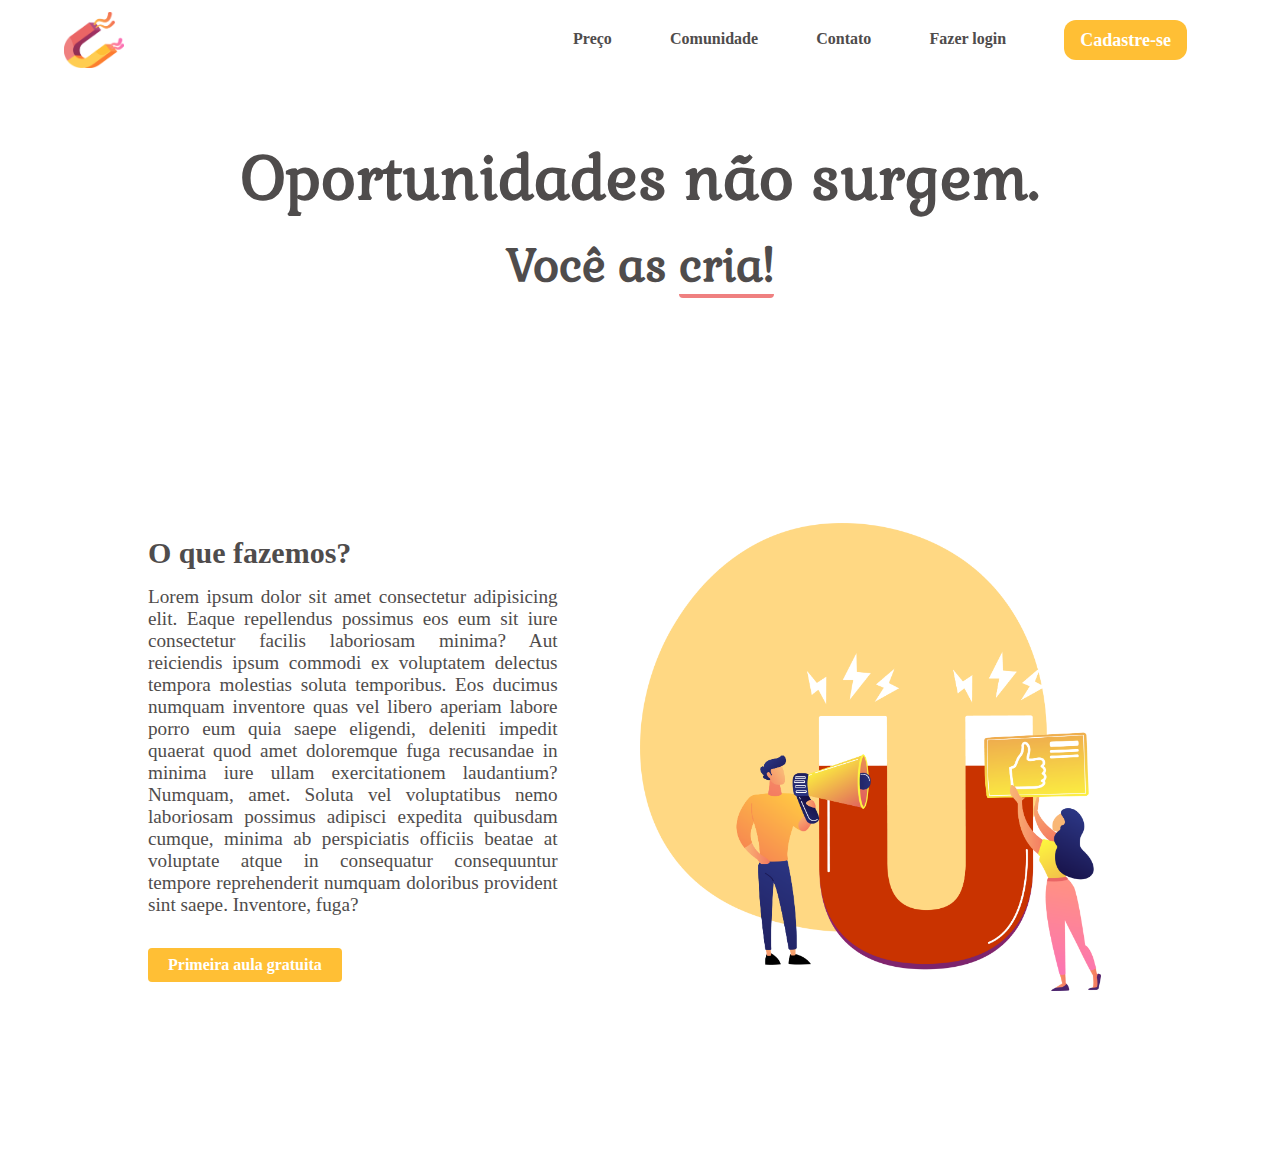
<file: index.html>
<!DOCTYPE html>
<html lang="pt-BR">
<head>
    <meta charset="UTF-8">
    <meta http-equiv="X-UA-Compatible" content="IE=edge">
    <meta name="viewport" content="width=device-width, initial-scale=1.0">
    <title>Sprint Plannig</title>
    <link rel="stylesheet" href="style.css">
    <link rel="preconnect" href="https://fonts.googleapis.com">
    <link rel="preconnect" href="https://fonts.gstatic.com" crossorigin>
    <link href="https://fonts.googleapis.com/css2?family=Gabriela&display=swap" rel="stylesheet">
    
</head>
<body>

    <div class="nav-container">
        <nav class="navbar">
            <img src="/img/Logo.png" alt="" id="navbar-logo">
            <div class="menu-toggle" id="mobile-menu">
                <span class="bar"></span>
                <span class="bar"></span>
                <span class="bar"></span>
            </div>
            <ul class="nav-menu">
                <li><a href="preco.html" class="nav-links">Preço</a></li>
                <li><a href="#comunidade" class="nav-links">Comunidade</a></li>
                <li><a href="#contato" class="nav-links">Contato</a></li>
                <li><a href="#login" class="nav-links">Fazer login</a></li>
                <li><a href="#preco" class="nav-links nav-links-btn">Cadastre-se</a></li>
            </ul>
        </nav>
    </div>
    
    <div class="main">
            <div class="cabecalho-container">
                <h1>Oportunidades não surgem.</h1>
                    <h2>Você as <span>cria!</span></h2>  
            </div>
            <div class="main-container">
                <div class="main-content">
                    <h3>O que fazemos?</h3>
                    <p>Lorem ipsum dolor sit amet consectetur adipisicing elit. Eaque repellendus possimus eos eum sit iure consectetur facilis laboriosam minima? Aut reiciendis ipsum commodi ex voluptatem delectus tempora molestias soluta temporibus.
                    Eos ducimus numquam inventore quas vel libero aperiam labore porro eum quia saepe eligendi, deleniti impedit quaerat quod amet doloremque fuga recusandae in minima iure ullam exercitationem laudantium? Numquam, amet.
                    Soluta vel voluptatibus nemo laboriosam possimus adipisci expedita quibusdam cumque, minima ab perspiciatis officiis beatae at voluptate atque in consequatur consequuntur tempore reprehenderit numquam doloribus provident sint saepe. Inventore, fuga?</p>
                    <button class="main-btn"><a href="#">Primeira aula gratuita</a></button>
            </div> 
                <div class="main-img-container">
                    <img src="/img/Atrair pessoas.png" alt="">
                </div>
            </div>     
    </div>
    


</body>
</html>
</file>
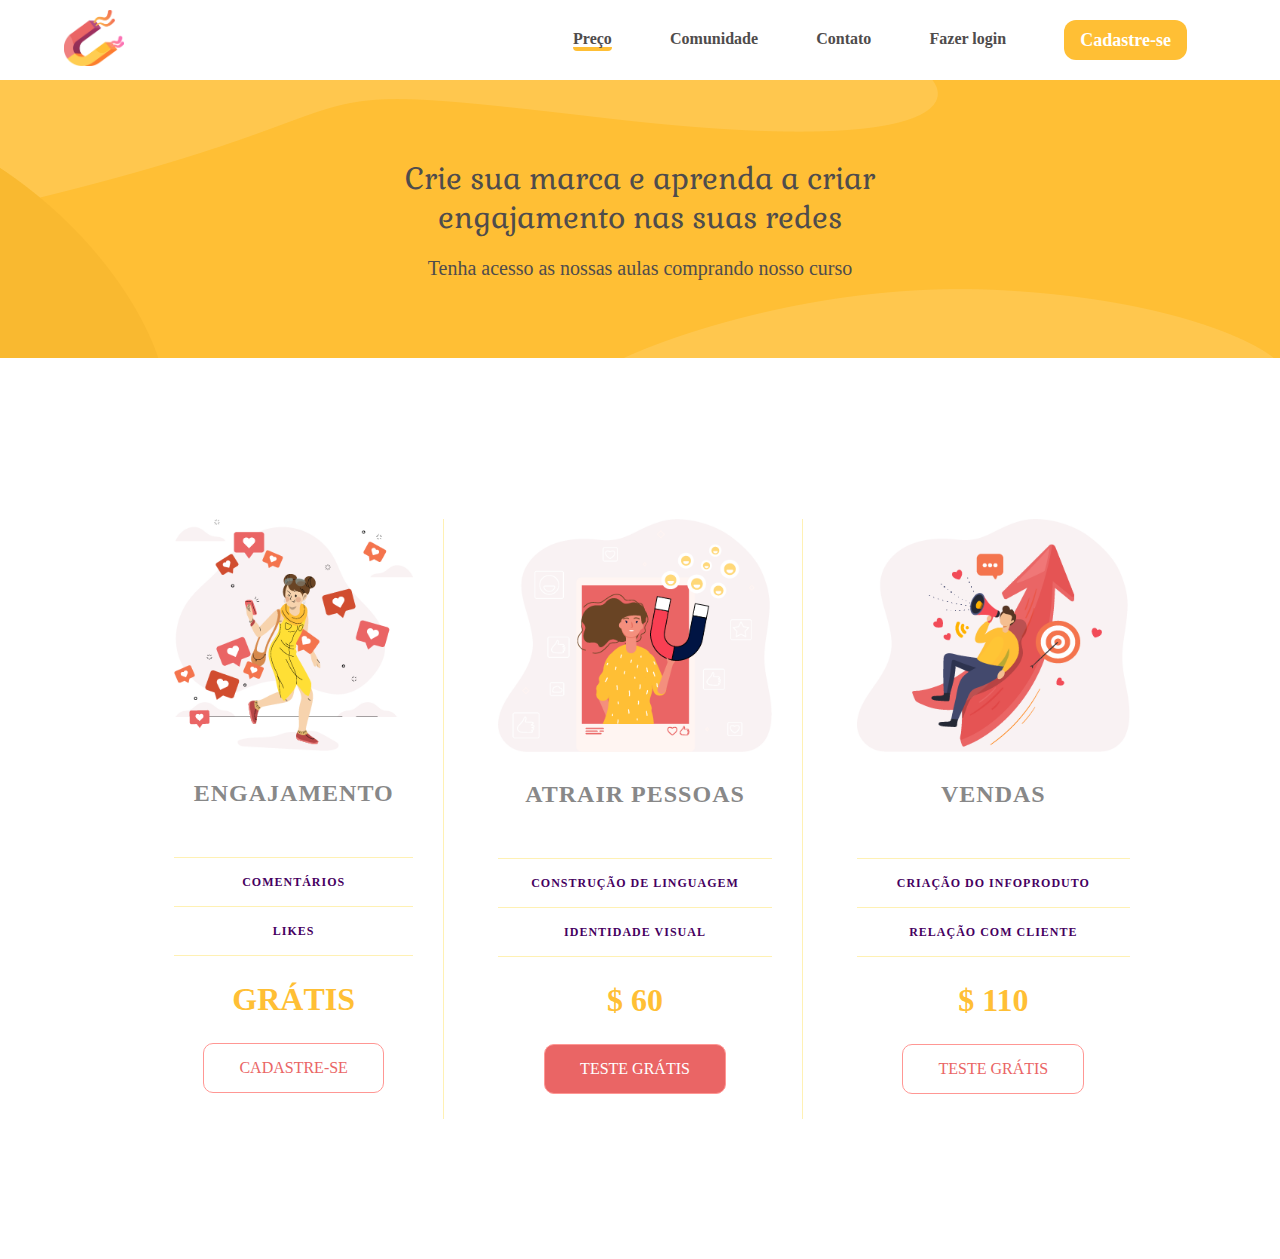
<file: preco.html>
<!DOCTYPE html>
<html lang="pt-BR">

<head>
    <meta charset="UTF-8">
    <meta http-equiv="X-UA-Compatible" content="IE=edge">
    <meta name="viewport" content="width=device-width, initial-scale=1.0">
    <title>Engajamento</title>
    <link rel="stylesheet" href="preco-style.css">
    <link rel="preconnect" href="https://fonts.googleapis.com">
    <link rel="preconnect" href="https://fonts.gstatic.com" crossorigin>
    <link href="https://fonts.googleapis.com/css2?family=Gabriela&display=swap" rel="stylesheet">
</head>

<body>
    <div class="nav-container">
        <nav class="navbar">
            <a href="index.html"><img src="/img/Logo.png" alt="" id="navbar-logo"></a>
            <div class="menu-toggle" id="mobile-menu">
                <span class="bar"></span>
                <span class="bar"></span>
                <span class="bar"></span>
            </div>
            <ul class="nav-menu">
                <li><a href="preco.html" class="nav-links" id="nav-menu-preco">Preço</a></li>
                <li><a href="#comunidade" class="nav-links">Comunidade</a></li>
                <li><a href="#contato" class="nav-links">Contato</a></li>
                <li><a href="#login" class="nav-links">Fazer login</a></li>
                <li><a href="#preco" class="nav-links nav-links-btn">Cadastre-se</a></li>
            </ul>
        </nav>
    </div>

    <main>
        <div class="main-container">
            <div class="main-text-container">
                <div class="main-text-container-mensagens">
                    <p class="main-text-msg">Crie sua marca e aprenda a criar</p>
                    <p class="main-text-msg">engajamento nas suas redes</p>
                </div>

                <div class="main-text-aulas">
                    <p>Tenha acesso as nossas aulas comprando nosso curso</p>
                </div>

            </div>
            <img src="/img/main-retangulo.png" alt="">
        </div>

        <div class="pricing-plan-main">
            <div class="panel">
                <div class="pricing-plan">
                    <img src="/icons/icon1.png" alt="" class="pricing-img">
                    <h2 class="pricing-header">Engajamento</h2>
                    <ul class="pricing-features">
                        <li class="pricing-features-item">Comentários</li>
                        <li class="pricing-features-item">Likes</li>
                    </ul>
                    <span class="pricing-price">Grátis</span>
                    <a href="#/" class="pricing-button">Cadastre-se</a>
                </div>

                <div class="pricing-plan">
                    <img src="/icons/icon2.png" alt="" class="pricing-img">
                    <h2 class="pricing-header">Atrair pessoas</h2>
                    <ul class="pricing-features">
                        <li class="pricing-features-item">Construção de linguagem
                        </li>
                        <li class="pricing-features-item">Identidade visual</li>
                    </ul>
                    <span class="pricing-price">$ 60 </span>
                    <a href="#/" class="pricing-button is-featured">Teste grátis</a>
                </div>

                <div class="pricing-plan">
                    <img src="/icons/icon3.png" alt="" class="pricing-img">
                    <h2 class="pricing-header">Vendas</h2>
                    <ul class="pricing-features">
                        <li class="pricing-features-item">Criação do Infoproduto</li>
                        <li class="pricing-features-item">Relação com cliente
                        </li>
                    </ul>
                    <span class="pricing-price">$ 110</span>
                    <a href="#/" class="pricing-button">Teste grátis</a>
                </div>
            </div>
        </div>
    </main>
</body>

</html>
</file>
<file: style.css>
@import url('conteudo-principal.css');

:root {
   --yellow: #FFBF35;
   --darkyellow: #F9B930; 
   --fontColor:  #4F4C4C;
   --lightred: #EF8080;
}

* {
    box-sizing: border-box;
    margin: 0;
    padding: 0;
    font-family: Gordita;
    
}

.nav-container {
    width: 100%;
}

.navbar {
    display: grid;
    grid-template-columns: 0.2fr auto 1fr;
    align-items: center;
    height: 80px;
    width: 90%;
    max-width: 1720px;
    margin: 0 auto;
}

#navbar-logo {
    width: 60px;
    justify-self: start;
}

#navbar-logo {
    cursor: pointer;
}

.nav-menu {
    display: grid;
    grid-template-columns: repeat(5, auto);
    list-style: none;
    text-align: center;
    width: 70%;
    justify-self: end;
}

.nav-links {
    color: var(--fontColor);
    text-decoration: none;
    font-weight: 600;
}

.nav-links:hover {
    color: var(--darkyellow);
    transition: all 0.2s ease-out;
}

.nav-links-btn {
    background-color: var(--yellow);
    padding: 10px 16px;
    color: white;
    border-radius: 12px;
    font-weight: 600;
    font-size: 18px;
    outline: none;
    text-decoration: none;
}

.nav-links-btn:hover {
    background-color: var(--darkyellow);
    color: white;
}

.menu-toggle .bar {
    width: 25px;
    height: 3px;
    margin: 5px auto;
    transition: all 0.3s ease-in-out;
    background-color: var(--lightred);
}

@media screen and (max-width: 1100px) {
    .nav-container{
        position: relative;
    }

    .nav-menu {
        display: grid;
        grid-template-columns: auto;
        background: var(--yellow);
        margin: 0;
        width: 100%;
        position: absolute;
        top: 80px;
        left: -100%;
        opacity: 0; 
        transition: all 0.5s ease;
    }
    
    #narbar-logo {
        margin-left: 20px;
    }

    .nav-menu.active {
        background: var(--darkyellow);
        left: 0;
        opacity: 1;
        transition: all 0.5s ease;

    }

    .nav-links {
        text-align: center;
        line-height: 60px; 
        width: 100%;
        display: table;
    }

    .nav-links:hover {
        background-color: var(--yellow);
        color: white;
        transition: all 0.4s ease-out;
    }

    .narbar {
        width: 100%;
    }

    .nav-links-btn {
        border: none;
        padding: 0;
        border-radius: 0;
        background-color: var(--white);
        color: var(--fontColor);
        transition: all 0.4s ease-out;
    }

    .nav-links-btn:hover {
        border: none;
        padding: 0;
        border-radius: 0;
        background-color: var(--yellow);
        color: white;
        transition: all 0.4s ease-out;
    }

    #mobile-menu {
        position: absolute;
        top: 20%;
        right: 5%;
        transform: translate(5%, 20%);
    }

    .menu-toggle .bar {
        display: block;
        cursor: pointer;
    }

    .menu-toggle:hover {
        cursor: pointer;
    }

    #mobile-menu.is-active .bar:nth-child(2){
        opacity: 0;
    }

    #mobile-menu.is-active .bar:nth-child(1){
        transform: translateY(8px) rotate(45deg);
    }

    #mobile-menu.is-active .bar:nth-child(3){
        transform: translateY(-8px) rotate(-45deg);
    }


}
</file>
<file: preco-style.css>
@import url('https://fonts.googleapis.com/css2?family=Poppins&display=swap');


:root {
    --yellow: #FFBF35;
    --darkyellow: #F9B930; 
    --fontColor:  #4F4C4C;
    --lightred: #EF8080;
 }
 

 
 * {
     box-sizing: border-box;
     margin: 0;
     padding: 0;
     font-family: Gordita;
     text-decoration: none;
     list-style-type: none;
     
 }
 
 .nav-container {
     width: 100%;
 }
 
 .navbar {
     display: grid;
     grid-template-columns: 0.2fr auto 1fr;
     align-items: center;
     height: 80px;
     width: 90%;
     max-width: 1720px;
     margin: 0 auto;
 }
 
 #navbar-logo {
     width: 60px;
     justify-self: start;
 }
 
 #navbar-logo {
     cursor: pointer;
 }
 
 .nav-menu {
     display: grid;
     grid-template-columns: repeat(5, auto);
     list-style: none;
     text-align: center;
     width: 70%;
     justify-self: end;
 }
 
 .nav-links {
     color: var(--fontColor);
     text-decoration: none;
     font-weight: 600;
 }
 
 .nav-links:hover {
     color: var(--darkyellow);
     transition: all 0.2s ease-out;
 }
 
 .nav-links-btn {
     background-color: var(--yellow);
     padding: 10px 16px;
     color: white;
     border-radius: 12px;
     font-weight: 600;
     font-size: 18px;
     outline: none;
     text-decoration: none;
 }
 
 .nav-links-btn:hover {
     background-color: var(--darkyellow);
     color: white;
 }
 
 .menu-toggle .bar {
     width: 25px;
     height: 3px;
     margin: 5px auto;
     transition: all 0.3s ease-in-out;
     background-color: var(--lightred);
 }

 #nav-menu-preco {
     border-bottom: #FFBF35 4px solid;
     border-end-end-radius: 4px;
     border-bottom-left-radius: 4px;
 }

 .main-container {
     display: flex;
     justify-content: center;
     align-items: center;
     
 }

 .main-text-container {
     position: absolute;
     display: flex;
     flex-direction: column;
     text-align: center; 
     color: #4F4C4C;
     gap: 20px;
 }

 .main-text-msg {
     font-family: 'Gabriela', sans-serif;
     font-size: 30px;
 }

 .main-text-aulas {
     font-family: 'Poppins', sans-serif;
     font-size: 20px;
 }

 .pricing-plan-main {
     display: flex;
     justify-content: center;
     align-items: center;
     font-family: 'Poppins', sans-serif;
     min-height: 100vh;
 }

 .panel {
    background-color: white;
    border-radius: 10px;
    padding: 15px 20px;
    width: 100%;
    max-width: 1080px;
    margin-top: 20px;
    display: flex;
    flex-direction: column;
    text-align: center;
    text-transform: uppercase;
    
}

.pricing-plan {
    border-bottom: 1px solid #fff1b4;
    
}
.pricing-plan:last-child {
    border-bottom: none;
    
}

.pricing-img {
    margin-bottom: 25px;
    max-width: 100%;
}

.pricing-header {
    color: #888;
    font-weight: 600;
    letter-spacing: 1px;
}

.pricing-features{
    margin: 50px 0 25px;
    color: #46005f;

}

.pricing-features-item {
    font-weight: 600;
    letter-spacing: 1px;
    font-size: 12px;
    line-height: 1.5;
    padding: 15px 0;
    border-top: 1px solid #fff1b4;
}

.pricing-features-item:last-child{
    border-bottom: 1px solid #fff1b4;
}

.pricing-price {
    color: #ffbf35;
    display: block;
    font-size: 32px;
    font-weight: 700;
}

.pricing-button {
    border: 1px solid #ff9794;
    border-radius: 10px;
    color: #ea6565;
    display: inline-block;
    padding: 15px 35px;
    text-decoration: none;
    margin: 25px 0;
    transition: background-color 200ms ease-in-out;
}

.pricing-button:hover, .pricing-button:focus {
    background-color: #ffe4df;
}

.pricing-button.is-featured {
    background-color: #ea6565;
    color: white;
}

.pricing-button.is-featured:hover, .pricing-button.is-featured:focus {
    background-color: #ea5165;
    color: white;
}

@media (min-width: 900px) {
    .panel {
        flex-direction: row;
    }

    .pricing-plan {
        border-bottom: none;
        border-right: 1px solid #fff1b4;
        padding: 0px 54px;
        padding-right: 30px;
       
    }
    
    .pricing-plan:last-child {
        border-right: none;
    }
}
</file>
